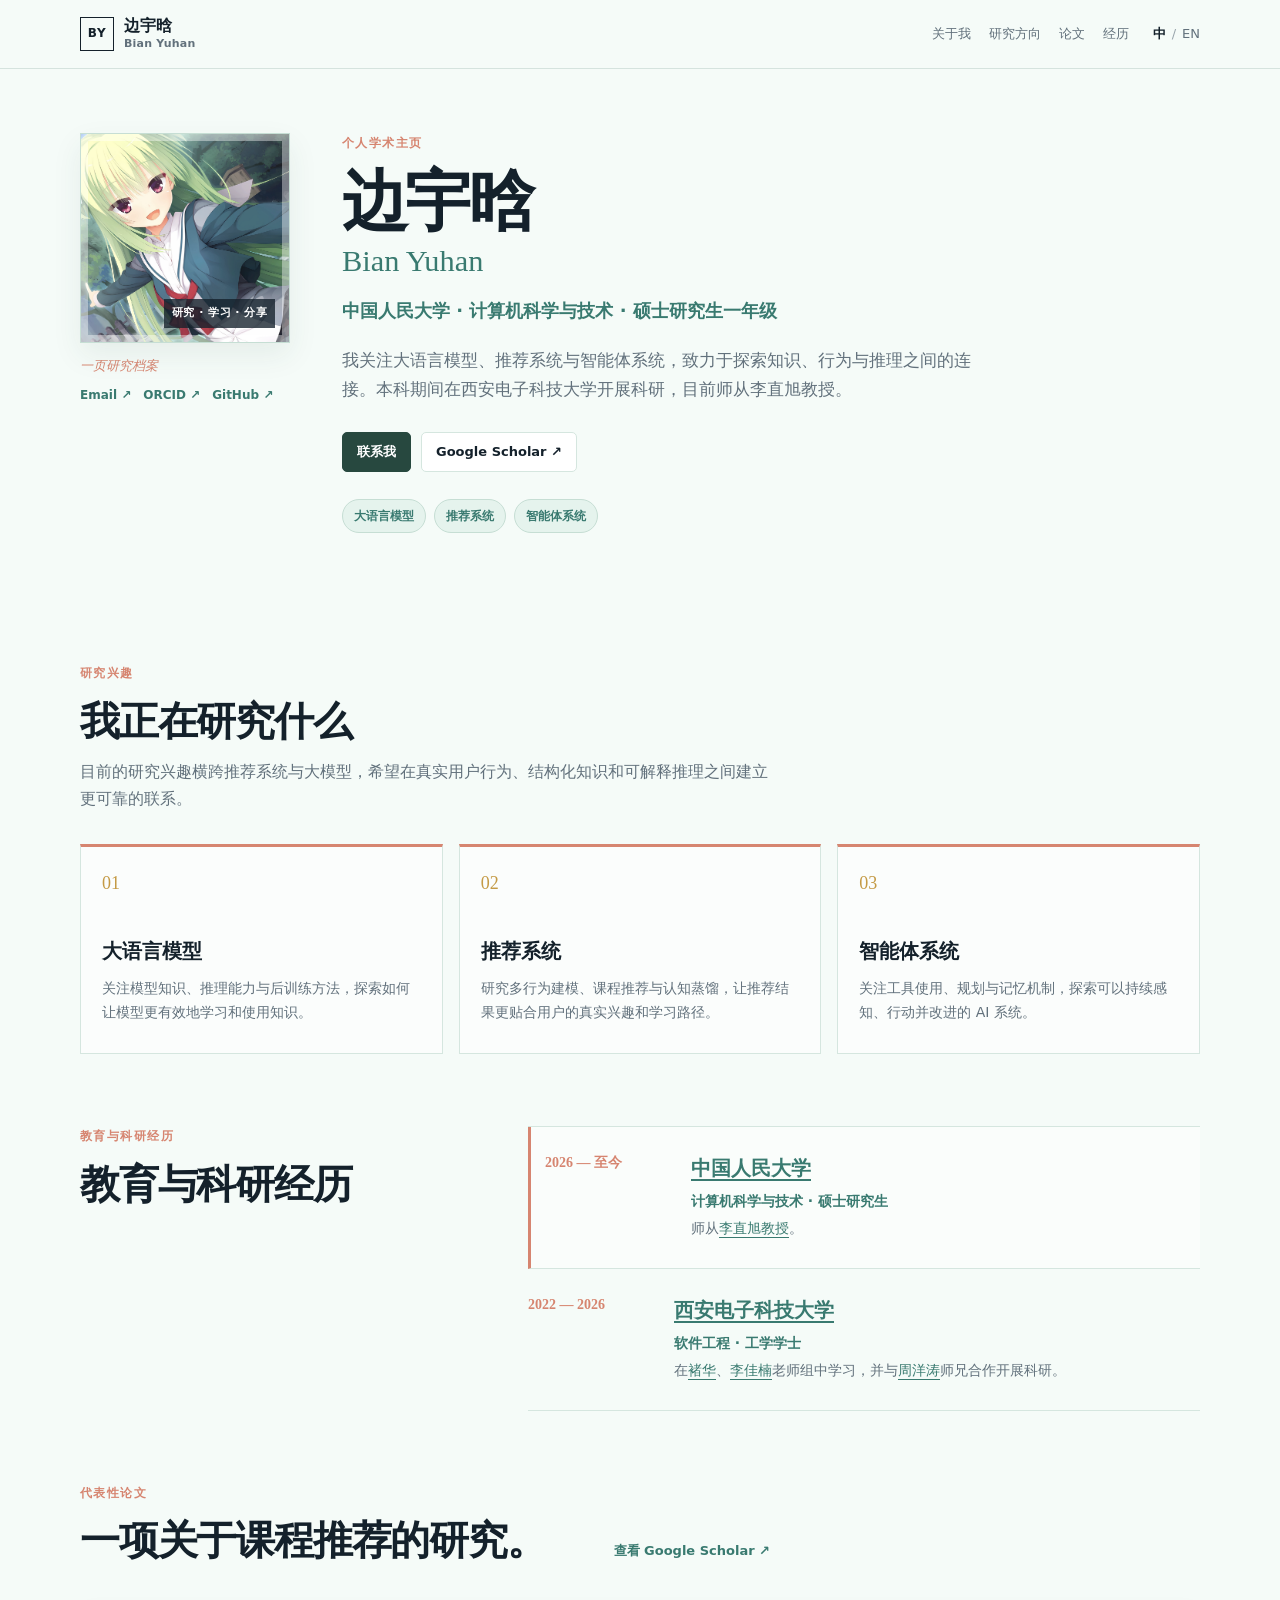
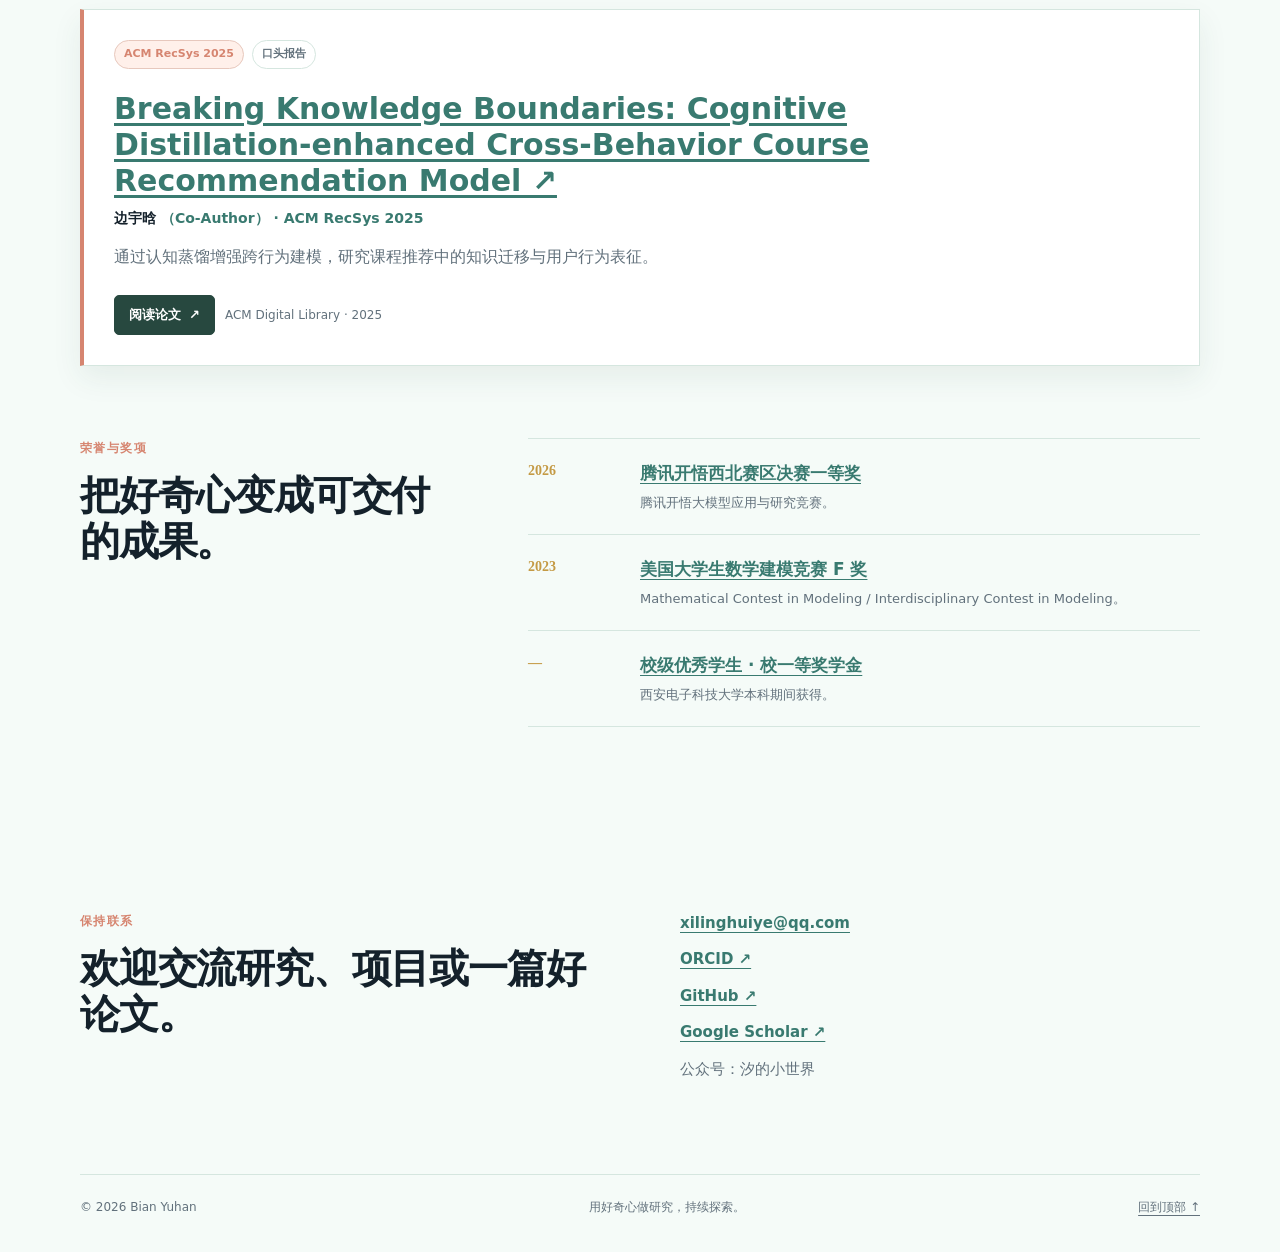
<file: index.html>
<!doctype html>
<html lang="zh-CN">
<head>
  <meta charset="utf-8">
  <meta name="viewport" content="width=device-width, initial-scale=1">
  <meta name="theme-color" content="#f5fbf8">
  <title>边宇晗 | Bian Yuhan</title>
  <meta name="description" content="边宇晗的学术个人主页：大语言模型、推荐系统与智能体研究。">
  <link rel="stylesheet" href="assets/site.css">
</head>
<body>
  <header class="site-header">
    <nav class="nav shell" aria-label="Primary navigation">
      <a class="brand" href="#top" aria-label="Bian Yuhan home"><span class="brand-mark">BY</span><span>边宇晗 <small>Bian Yuhan</small></span></a>
      <div class="nav-tools">
        <div class="nav-links" aria-label="Sections">
          <a href="#about" data-zh="关于我" data-en="About">关于我</a>
          <a href="#research" data-zh="研究方向" data-en="Research">研究方向</a>
          <a href="#publications" data-zh="论文" data-en="Publications">论文</a>
          <a href="#experience" data-zh="经历" data-en="Experience">经历</a>
        </div>
        <div class="language-switch" role="group" aria-label="Language switcher">
          <button class="language-button is-active" type="button" data-lang="zh">中</button>
          <span aria-hidden="true">/</span>
          <button class="language-button" type="button" data-lang="en">EN</button>
        </div>
      </div>
    </nav>
  </header>

  <main id="top">
    <section class="profile-hero shell" id="about">
      <aside class="profile-aside">
        <div class="profile-frame"><img src="assets/profile.jpg" alt="边宇晗的个人视觉头像" data-alt-zh="边宇晗的个人视觉头像" data-alt-en="Personal visual avatar of Bian Yuhan"><span class="frame-label" data-zh="研究 · 学习 · 分享" data-en="Research · Learn · Share">研究 · 学习 · 分享</span></div>
        <p class="aside-note" data-zh="一页研究档案" data-en="A small research archive">一页研究档案</p>
        <div class="aside-links"><a href="mailto:xilinghuiye@qq.com">Email ↗</a><a href="https://orcid.org/0009-0001-0312-8101" target="_blank" rel="noreferrer">ORCID ↗</a><a href="https://github.com/bianyh/" target="_blank" rel="noreferrer">GitHub ↗</a></div>
      </aside>
      <div class="profile-copy">
        <p class="eyebrow" data-zh="个人学术主页" data-en="Academic profile">个人学术主页</p>
        <h1><span data-zh="边宇晗" data-en="Bian Yuhan">边宇晗</span><span class="name-latin" data-zh="Bian Yuhan" data-en="边宇晗">Bian Yuhan</span></h1>
        <p class="role" data-zh="中国人民大学 · 计算机科学与技术 · 硕士研究生一年级" data-en="M.S. student in Computer Science · Renmin University of China">中国人民大学 · 计算机科学与技术 · 硕士研究生一年级</p>
        <p class="intro" data-zh="我关注大语言模型、推荐系统与智能体系统，致力于探索知识、行为与推理之间的连接。本科期间在西安电子科技大学开展科研，目前师从李直旭教授。" data-en="I study large language models, recommender systems, and agentic systems, with a focus on the connections between knowledge, behavior, and reasoning. I conducted undergraduate research at Xidian University and am currently advised by Professor Zhixu Li.">我关注大语言模型、推荐系统与智能体系统，致力于探索知识、行为与推理之间的连接。本科期间在西安电子科技大学开展科研，目前师从李直旭教授。</p>
        <div class="hero-actions"><a class="button button-primary" href="mailto:xilinghuiye@qq.com" data-zh="联系我" data-en="Get in touch">联系我</a><a class="button button-quiet" href="https://scholar.google.com/citations?user=MPz-B4EAAAAJ&hl=zh-CN" target="_blank" rel="noreferrer">Google Scholar ↗</a></div>
        <div class="research-tags"><span data-zh="大语言模型" data-en="LLMs">大语言模型</span><span data-zh="推荐系统" data-en="Recommenders">推荐系统</span><span data-zh="智能体系统" data-en="Agents">智能体系统</span></div>
      </div>
    </section>

    <section class="content shell" id="research">
      <div class="section-heading">
        <p class="eyebrow" data-zh="研究兴趣" data-en="Research interests">研究兴趣</p>
        <h2 data-zh="我正在研究什么" data-en="What I am working on">我正在研究什么</h2>
        <p data-zh="目前的研究兴趣横跨推荐系统与大模型，希望在真实用户行为、结构化知识和可解释推理之间建立更可靠的联系。" data-en="My research spans recommender systems and large language models. I am interested in reliable connections between real-world user behavior, structured knowledge, and interpretable reasoning.">目前的研究兴趣横跨推荐系统与大模型，希望在真实用户行为、结构化知识和可解释推理之间建立更可靠的联系。</p>
      </div>
      <div class="research-grid">
        <article class="research-item"><span class="item-number">01</span><h3 data-zh="大语言模型" data-en="Large Language Models">大语言模型</h3><p data-zh="关注模型知识、推理能力与后训练方法，探索如何让模型更有效地学习和使用知识。" data-en="Model knowledge, reasoning, and post-training methods, with an emphasis on how models learn and use knowledge more effectively.">关注模型知识、推理能力与后训练方法，探索如何让模型更有效地学习和使用知识。</p></article>
        <article class="research-item"><span class="item-number">02</span><h3 data-zh="推荐系统" data-en="Recommender Systems">推荐系统</h3><p data-zh="研究多行为建模、课程推荐与认知蒸馏，让推荐结果更贴合用户的真实兴趣和学习路径。" data-en="Multi-behavior modeling and course recommendation, using cognitive distillation to better reflect users' interests and learning paths.">研究多行为建模、课程推荐与认知蒸馏，让推荐结果更贴合用户的真实兴趣和学习路径。</p></article>
        <article class="research-item"><span class="item-number">03</span><h3 data-zh="智能体系统" data-en="Agentic Systems">智能体系统</h3><p data-zh="关注工具使用、规划与记忆机制，探索可以持续感知、行动并改进的 AI 系统。" data-en="Tool use, planning, and memory mechanisms for AI systems that can perceive, act, and improve over time.">关注工具使用、规划与记忆机制，探索可以持续感知、行动并改进的 AI 系统。</p></article>
      </div>
    </section>

    <section class="content shell split-section" id="experience">
      <div class="section-heading compact-heading">
        <p class="eyebrow" data-zh="教育与科研经历" data-en="Education & research">教育与科研经历</p>
        <h2 data-zh="教育与科研经历" data-en="Education & research">教育与科研经历</h2>
      </div>
      <div class="timeline">
        <article class="timeline-item current"><div class="timeline-date">2026 — <span data-zh="至今" data-en="present">至今</span></div><div><h3><a href="https://www.ruc.edu.cn/" target="_blank" rel="noreferrer" data-zh="中国人民大学" data-en="Renmin University of China">中国人民大学</a></h3><p class="timeline-role" data-zh="计算机科学与技术 · 硕士研究生" data-en="Computer Science · M.S. student">计算机科学与技术 · 硕士研究生</p><p><span data-zh="师从" data-en="Advised by ">师从</span><a href="https://demi-research.github.io/author/%E6%9D%8E%E7%9B%B4%E6%97%AD/" target="_blank" rel="noreferrer" data-zh="李直旭教授" data-en="Professor Zhixu Li">李直旭教授</a><span data-zh="。" data-en=".">。</span></p></div></article>
        <article class="timeline-item"><div class="timeline-date">2022 — 2026</div><div><h3><a href="https://www.xidian.edu.cn/" target="_blank" rel="noreferrer" data-zh="西安电子科技大学" data-en="Xidian University">西安电子科技大学</a></h3><p class="timeline-role" data-zh="软件工程 · 工学学士" data-en="Software Engineering · B.Eng.">软件工程 · 工学学士</p><p><span data-zh="在" data-en="Worked with ">在</span><a href="https://faculty.xidian.edu.cn/CH2/zh_CN/index.htm" target="_blank" rel="noreferrer" data-zh="褚华" data-en="Hua Chu">褚华</a><span data-zh="、" data-en=", ">、</span><a href="https://faculty.xidian.edu.cn/LJN1/zh_CN/index.htm" target="_blank" rel="noreferrer" data-zh="李佳楠" data-en="Jianan Li">李佳楠</a><span data-zh="老师组中学习，并与" data-en="'s groups, and conducted research with ">老师组中学习，并与</span><a href="https://faculty.xidian.edu.cn/zhouyangtao/zh_CN/index.htm" target="_blank" rel="noreferrer" data-zh="周洋涛" data-en="senior Yangtao Zhou">周洋涛</a><span data-zh="师兄合作开展科研。" data-en=".">师兄合作开展科研。</span></p></div></article>
      </div>
    </section>

    <section class="content shell" id="publications">
      <div class="section-heading row-heading"><div><p class="eyebrow" data-zh="代表性论文" data-en="Selected publication">代表性论文</p><h2 data-zh="一项关于课程推荐的研究。" data-en="A study on course recommendation.">一项关于课程推荐的研究。</h2></div><a class="text-link" href="https://scholar.google.com/citations?user=MPz-B4EAAAAJ&hl=zh-CN" target="_blank" rel="noreferrer" data-zh="查看 Google Scholar ↗" data-en="View Google Scholar ↗">查看 Google Scholar ↗</a></div>
      <article class="publication-card">
        <div class="publication-meta"><span class="pill pill-accent">ACM RecSys 2025</span><span class="pill" data-zh="口头报告" data-en="Oral presentation">口头报告</span></div>
        <h3><a href="https://dl.acm.org/doi/10.1145/3705328.3748083" target="_blank" rel="noreferrer">Breaking Knowledge Boundaries: Cognitive Distillation-enhanced Cross-Behavior Course Recommendation Model ↗</a></h3>
        <p class="authors"><strong data-zh="边宇晗" data-en="Bian Yuhan">边宇晗</strong> <span data-zh="（Co-Author）" data-en="(Co-Author)">（Co-Author）</span> · ACM RecSys 2025</p>
        <p data-zh="通过认知蒸馏增强跨行为建模，研究课程推荐中的知识迁移与用户行为表征。" data-en="A cognitive distillation-enhanced cross-behavior model for knowledge transfer and user behavior representation in course recommendation.">通过认知蒸馏增强跨行为建模，研究课程推荐中的知识迁移与用户行为表征。</p>
        <div class="publication-actions"><a class="button button-primary" href="https://dl.acm.org/doi/10.1145/3705328.3748083" target="_blank" rel="noreferrer" data-zh="阅读论文" data-en="Read paper">阅读论文 <span aria-hidden="true">↗</span></a><span class="publication-note" data-zh="ACM Digital Library · 2025" data-en="ACM Digital Library · 2025">ACM Digital Library · 2025</span></div>
      </article>
    </section>

    <section class="content shell split-section awards-section" id="awards">
      <div class="section-heading compact-heading"><p class="eyebrow" data-zh="荣誉与奖项" data-en="Honors & awards">荣誉与奖项</p><h2 data-zh="把好奇心变成可交付的成果。" data-en="Turning curiosity into work that ships.">把好奇心变成可交付的成果。</h2></div>
      <div class="award-list">
        <article class="award-item"><span class="award-year">2026</span><div><h3><a href="https://ai.tencent.com/" target="_blank" rel="noreferrer" data-zh="腾讯开悟西北赛区决赛一等奖" data-en="First Prize · Tencent Kaiwu Northwest Regional Final">腾讯开悟西北赛区决赛一等奖</a></h3><p data-zh="腾讯开悟大模型应用与研究竞赛。" data-en="Tencent Kaiwu competition on large-model applications and research.">腾讯开悟大模型应用与研究竞赛。</p></div></article>
        <article class="award-item"><span class="award-year">2023</span><div><h3><a href="https://www.comap.com/contests/mcm-icm/" target="_blank" rel="noreferrer" data-zh="美国大学生数学建模竞赛 F 奖" data-en="Finalist Award · MCM/ICM 2023">美国大学生数学建模竞赛 F 奖</a></h3><p data-zh="Mathematical Contest in Modeling / Interdisciplinary Contest in Modeling。" data-en="Mathematical Contest in Modeling / Interdisciplinary Contest in Modeling.">Mathematical Contest in Modeling / Interdisciplinary Contest in Modeling。</p></div></article>
        <article class="award-item"><span class="award-year">—</span><div><h3><a href="https://www.xidian.edu.cn/" target="_blank" rel="noreferrer" data-zh="校级优秀学生 · 校一等奖学金" data-en="Outstanding Student · First-class University Scholarship">校级优秀学生 · 校一等奖学金</a></h3><p data-zh="西安电子科技大学本科期间获得。" data-en="Awarded during undergraduate study at Xidian University.">西安电子科技大学本科期间获得。</p></div></article>
      </div>
    </section>

    <section class="contact shell" id="contact">
      <div><p class="eyebrow" data-zh="保持联系" data-en="Contact">保持联系</p><h2 data-zh="欢迎交流研究、项目或一篇好论文。" data-en="Open to research conversations, projects, and good papers.">欢迎交流研究、项目或一篇好论文。</h2></div>
      <div class="contact-links"><a href="mailto:xilinghuiye@qq.com">xilinghuiye@qq.com</a><a href="https://orcid.org/0009-0001-0312-8101" target="_blank" rel="noreferrer">ORCID ↗</a><a href="https://github.com/bianyh/" target="_blank" rel="noreferrer">GitHub ↗</a><a href="https://scholar.google.com/citations?user=MPz-B4EAAAAJ&hl=zh-CN" target="_blank" rel="noreferrer">Google Scholar ↗</a><span data-zh="公众号：汐的小世界" data-en="WeChat: 汐的小世界">公众号：汐的小世界</span></div>
    </section>
  </main>

  <footer class="footer shell"><span>© 2026 Bian Yuhan</span><span data-zh="用好奇心做研究，持续探索。" data-en="Research with curiosity, always exploring.">用好奇心做研究，持续探索。</span><a href="#top" data-zh="回到顶部 ↑" data-en="Back to top ↑">回到顶部 ↑</a></footer>
  <script src="assets/site.js"></script>
</body>
</html>
</file>
<file: assets/site.css>
:root {
  --paper: #f5fbf8;
  --surface: #ffffff;
  --ink: #14212b;
  --muted: #62717c;
  --line: #d5e6df;
  --blue: #397a70;
  --blue-soft: #e5f3ed;
  --coral: #d68570;
  --coral-soft: #fff0ea;
  --gold: #c49a45;
  --dark: #27483f;
  --shadow: 0 12px 28px rgba(40, 80, 66, .08);
}
* { box-sizing: border-box; }
html { scroll-behavior: smooth; }
body {
  margin: 0;
  color: var(--ink);
  background: var(--paper);
  overflow-x: hidden;
  font-family: Inter, ui-sans-serif, system-ui, -apple-system, BlinkMacSystemFont, "Segoe UI", "Noto Sans SC", sans-serif;
  font-size: 16px;
  line-height: 1.7;
}
a { color: var(--blue); text-underline-offset: 4px; }
a:hover { color: var(--coral); }
.shell { width: min(1120px, calc(100% - 44px)); margin-inline: auto; }
.site-header { position: sticky; top: 0; z-index: 20; border-bottom: 1px solid rgba(49, 105, 91, .16); background: rgba(245, 251, 248, .94); backdrop-filter: blur(14px); }
.nav { min-height: 68px; display: flex; align-items: center; justify-content: space-between; gap: 20px; }
.brand { display: inline-flex; align-items: center; gap: 10px; color: var(--ink); text-decoration: none; font-weight: 800; line-height: 1.15; }
.brand small { display: block; margin-top: 3px; color: var(--muted); font-size: 11px; font-weight: 600; letter-spacing: .02em; }
.brand-mark { display: grid; place-items: center; width: 34px; height: 34px; border: 1px solid var(--ink); color: var(--ink); font-size: 12px; letter-spacing: .05em; }
.nav-tools, .nav-links, .language-switch { display: flex; align-items: center; }
.nav-tools { gap: 24px; }
.nav-links { gap: 18px; }
.nav-links a { color: var(--muted); font-size: 13px; text-decoration: none; }
.nav-links a:hover { color: var(--ink); }
.language-switch { gap: 6px; color: #9aa6ad; font-size: 13px; }
.language-button { border: 0; padding: 3px 0; color: var(--muted); background: transparent; cursor: pointer; font: inherit; }
.language-button.is-active { color: var(--ink); font-weight: 800; }
.profile-hero { display: grid; grid-template-columns: 210px minmax(0, 1fr); gap: 52px; align-items: center; padding-top: 64px; padding-bottom: 58px; }
.profile-aside { align-self: start; }
.profile-copy { min-width: 0; }
.eyebrow { margin: 0 0 15px; color: var(--coral); font-size: 12px; font-weight: 800; letter-spacing: .12em; text-transform: uppercase; }
h1, h2, h3, p { margin-top: 0; }
h1 { max-width: 700px; margin-bottom: 18px; font-size: clamp(42px, 6vw, 66px); line-height: 1.03; letter-spacing: -.04em; }
.name-latin { display: block; margin-top: 10px; color: var(--blue); font-family: Georgia, "Times New Roman", serif; font-size: .46em; font-weight: 500; letter-spacing: 0; }
.role { max-width: 600px; margin-bottom: 20px; color: var(--blue); font-size: 18px; font-weight: 750; }
.intro { max-width: 650px; margin-bottom: 28px; color: var(--muted); font-size: 17px; }
.hero-actions, .publication-actions { display: flex; flex-wrap: wrap; align-items: center; gap: 10px; }
.button { display: inline-flex; align-items: center; justify-content: center; gap: 8px; min-height: 40px; padding: 8px 14px; border: 1px solid var(--line); border-radius: 5px; font-size: 13px; font-weight: 800; text-decoration: none; transition: transform .18s ease, box-shadow .18s ease, background .18s ease; }
.button:hover { color: inherit; transform: translateY(-2px); box-shadow: 0 8px 18px rgba(20, 33, 43, .1); }
.button-primary { border-color: var(--dark); color: #fff; background: var(--dark); }
.button-primary:hover, .button-dark:hover { color: #fff; background: #244957; }
.button-quiet { color: var(--ink); background: var(--surface); }
.button-dark { border-color: var(--dark); color: #fff; background: var(--dark); white-space: nowrap; }
.hero-copy, .hero-visual, .profile-hero > *, .split-section > *, .contact > * { min-width: 0; }
.profile-frame { position: relative; aspect-ratio: 1 / 1; overflow: hidden; border: 1px solid #c6ded4; background: #dceee7; box-shadow: var(--shadow); }
.profile-frame::after { position: absolute; inset: 0; border: 7px solid rgba(255,255,255,.4); content: ""; pointer-events: none; }
.profile-frame img { width: 100%; height: 100%; display: block; object-fit: cover; object-position: 35% center; filter: saturate(.9); }
.frame-label { position: absolute; right: 14px; bottom: 14px; z-index: 1; padding: 5px 8px; color: #fff; background: rgba(20, 33, 43, .78); font-size: 11px; font-weight: 750; letter-spacing: .04em; }
.aside-note { margin: 12px 0 8px; color: var(--coral); font-family: Georgia, serif; font-size: 13px; font-style: italic; }
.aside-links { display: flex; flex-wrap: wrap; gap: 7px 12px; font-size: 12px; font-weight: 750; }
.aside-links a { color: var(--blue); text-decoration: none; }
.research-tags { display: flex; flex-wrap: wrap; gap: 8px; margin-top: 27px; }
.research-tags span { padding: 6px 11px; border: 1px solid #c6ded4; border-radius: 999px; color: var(--blue); background: var(--blue-soft); font-size: 12px; font-weight: 800; }
.quick-facts { display: grid; grid-template-columns: repeat(3, 1fr); gap: 1px; margin-top: 12px; border: 1px solid var(--line); background: var(--line); }
.quick-facts > div { min-width: 0; padding: 12px 10px; background: var(--surface); }
.fact-label { display: block; margin-bottom: 4px; color: var(--muted); font-size: 11px; }
.quick-facts strong { display: block; overflow-wrap: anywhere; font-size: 12px; line-height: 1.35; }
.signal-bar { display: none; }
.signal-bar > div { min-height: 84px; display: flex; flex-direction: column; justify-content: center; padding: 16px 18px; border-right: 1px solid var(--line); }
.signal-bar > div:last-child { border-right: 0; }
.signal-bar strong { color: var(--blue); font-family: Georgia, serif; font-size: 24px; line-height: 1.1; }
.signal-bar span { margin-top: 4px; color: var(--muted); font-size: 12px; }
.content { padding-top: 72px; }
.section-heading { max-width: 690px; margin-bottom: 32px; }
.section-heading h2, .notes-band h2, .contact h2 { margin-bottom: 14px; font-size: clamp(27px, 4vw, 40px); line-height: 1.13; letter-spacing: -.03em; }
.section-heading > p:last-child, .notes-band p:last-child { margin-bottom: 0; color: var(--muted); }
.research-grid { display: grid; grid-template-columns: repeat(3, 1fr); gap: 16px; }
.research-item { min-height: 210px; padding: 21px; border: 1px solid var(--line); border-top: 3px solid var(--coral); background: rgba(255,255,255,.68); box-shadow: none; }
.item-number { display: block; margin-bottom: 35px; color: var(--gold); font-family: Georgia, serif; font-size: 18px; }
.research-item h3 { margin-bottom: 9px; font-size: 20px; }
.research-item p { margin-bottom: 0; color: var(--muted); font-size: 14px; }
.split-section { display: grid; grid-template-columns: .72fr 1.28fr; gap: 70px; align-items: start; }
.compact-heading { margin-bottom: 0; }
.timeline { border-top: 1px solid var(--line); }
.timeline-item { display: grid; grid-template-columns: 120px 1fr; gap: 26px; padding: 24px 0; border-bottom: 1px solid var(--line); }
.timeline-item.current { border-left: 3px solid var(--coral); padding-left: 14px; background: rgba(255,255,255,.42); }
.timeline-date { color: var(--coral); font-family: Georgia, serif; font-size: 14px; font-weight: 700; }
.timeline-item h3 { margin-bottom: 5px; font-size: 20px; }
.timeline-item p { margin-bottom: 3px; color: var(--muted); font-size: 14px; }
.timeline-item .timeline-role { color: var(--blue); font-weight: 750; }
.row-heading { display: flex; justify-content: space-between; align-items: end; gap: 20px; }
.text-link { padding-bottom: 15px; font-size: 13px; font-weight: 800; text-decoration: none; white-space: nowrap; }
.publication-card { padding: 30px; border: 1px solid var(--line); border-left: 4px solid var(--coral); background: var(--surface); box-shadow: var(--shadow); }
.publication-meta { display: flex; flex-wrap: wrap; gap: 8px; margin-bottom: 22px; }
.pill { display: inline-flex; align-items: center; min-height: 27px; padding: 4px 9px; border: 1px solid var(--line); border-radius: 999px; color: var(--muted); font-size: 11px; font-weight: 800; }
.pill-accent { border-color: #e7c8bd; color: var(--coral); background: var(--coral-soft); }
.publication-card h3 { max-width: 840px; margin-bottom: 8px; font-size: clamp(21px, 3vw, 30px); line-height: 1.2; }
.authors { margin-bottom: 12px; color: var(--blue); font-size: 14px; font-weight: 750; }
.authors strong { color: var(--ink); }
.publication-card > p:not(.authors) { max-width: 760px; margin-bottom: 25px; color: var(--muted); }
.publication-note { color: var(--muted); font-size: 12px; }
.awards-section { padding-bottom: 92px; }
.award-list { border-top: 1px solid var(--line); }
.award-item { display: grid; grid-template-columns: 90px 1fr; gap: 22px; padding: 20px 0; border-bottom: 1px solid var(--line); }
.award-year { color: var(--gold); font-family: Georgia, serif; font-size: 14px; font-weight: 700; }
.award-item h3 { margin-bottom: 4px; font-size: 17px; }
.award-item p { margin-bottom: 0; color: var(--muted); font-size: 13px; }
.notes-band { display: flex; justify-content: space-between; align-items: end; gap: 40px; padding-top: 36px; padding-bottom: 36px; border-top: 1px solid var(--line); border-bottom: 1px solid var(--line); }
.notes-band h2 { max-width: 640px; margin-bottom: 10px; }
.notes-band p { max-width: 650px; }
.contact { display: grid; grid-template-columns: 1fr 1fr; gap: 80px; padding-top: 92px; padding-bottom: 92px; }
.contact-links { display: grid; align-content: center; gap: 11px; font-size: 15px; }
.contact-links a { width: fit-content; font-weight: 750; }
.contact-links span { color: var(--muted); }
.footer { display: flex; justify-content: space-between; gap: 18px; padding-top: 22px; padding-bottom: 34px; border-top: 1px solid var(--line); color: var(--muted); font-size: 12px; }
.footer a { color: var(--muted); }
@media (max-width: 850px) {
  .nav { align-items: flex-start; padding-top: 14px; padding-bottom: 14px; }
  .nav-tools { align-items: flex-end; flex-direction: column; gap: 8px; }
  .nav-links { gap: 12px; }
  .profile-hero, .split-section, .contact { grid-template-columns: 1fr; gap: 32px; }
  .profile-hero { padding-top: 52px; padding-bottom: 46px; }
  .profile-aside { width: min(100%, 210px); }
  .hero-visual { width: min(100%, 480px); }
  .content { padding-top: 68px; }
  .research-grid { grid-template-columns: 1fr; }
  .research-item { min-height: auto; }
  .item-number { margin-bottom: 24px; }
  .split-section { gap: 28px; }
  .awards-section { padding-bottom: 68px; }
  .notes-band { align-items: start; flex-direction: column; gap: 24px; }
  .contact { padding-top: 68px; padding-bottom: 68px; }
}
@media (max-width: 620px) {
  .shell { width: min(100% - 30px, 1120px); }
  .nav { display: block; }
  .nav-tools { position: relative; align-items: flex-start; margin-top: 13px; }
  .nav-links { width: 100%; justify-content: space-between; gap: 7px; }
  .nav-links a { font-size: 12px; }
  .language-switch { position: absolute; top: -45px; right: 0; }
  h1 { font-size: 49px; }
  .role { font-size: 16px; overflow-wrap: anywhere; }
  .intro { font-size: 15px; overflow-wrap: anywhere; }
  .signal-bar { grid-template-columns: repeat(2, 1fr); }
  .signal-bar > div:nth-child(2) { border-right: 0; }
  .signal-bar > div:nth-child(-n+2) { border-bottom: 1px solid var(--line); }
  .signal-bar > div { min-height: 76px; padding: 12px; }
  .row-heading { align-items: start; flex-direction: column; gap: 0; }
  .text-link { padding-bottom: 0; }
  .publication-card { padding: 21px; }
  .publication-card h3 { font-size: 22px; }
  .timeline-item { grid-template-columns: 1fr; gap: 6px; }
  .award-item { grid-template-columns: 60px 1fr; gap: 12px; }
  .footer { align-items: flex-start; flex-direction: column; }
}

/* The reading pages share this stylesheet with the profile homepage. */
.paper-page { --paper: #f6f3ed; --surface: #fffdf8; --ink: #1d252c; --muted: #66717a; --line: #d9d2c5; --teal: #087f8c; --blue: #2f5d9b; --amber: #b46a2c; background: var(--paper); color: var(--ink); }
.paper-page .site-header { background: rgba(255, 253, 248, .92); }
.paper-page .nav { max-width: 1180px; margin: 0 auto; padding: 12px 22px; display: flex; flex-direction: row; align-items: center; }
.paper-page .brand { color: var(--ink); }
.paper-page .nav-links { width: auto; justify-content: initial; }
.paper-page .nav-links a { color: var(--muted); }
.paper-page .hero { width: auto; max-width: 1180px; margin: 0 auto; padding: 52px 22px 26px; display: grid; grid-template-columns: 1.35fr .65fr; gap: 28px; align-items: start; }
.paper-page .kicker { margin: 0 0 12px; color: var(--teal); font-weight: 800; letter-spacing: 0; }
.paper-page h1 { max-width: 980px; margin: 0; font-size: 42px; line-height: 1.12; letter-spacing: 0; }
.paper-page .subtitle { margin: 18px 0 0; color: #44505a; font-size: 18px; max-width: 900px; }
.paper-page .meta-panel, .paper-page .toc-panel, .paper-page .note-card, .paper-page .reading-card, .paper-page .visual-card, .paper-page .paper-section { background: var(--surface); border: 1px solid var(--line); border-radius: 8px; box-shadow: 0 14px 38px rgba(29, 37, 44, .08); }
.paper-page .meta-panel { padding: 20px; }
.paper-page .meta-grid { display: grid; gap: 12px; margin: 0; }
.paper-page .meta-grid div { display: grid; gap: 2px; }
.paper-page .meta-grid dt { color: var(--muted); font-size: 13px; }
.paper-page .meta-grid dd { margin: 0; font-weight: 700; }
.paper-page .buttons { display: flex; flex-wrap: wrap; gap: 10px; margin-top: 18px; }
.paper-page .button { min-height: 38px; padding: 8px 12px; border-radius: 6px; border: 1px solid var(--ink); color: var(--ink); background: #fff; }
.paper-page .button.primary { color: #fff; background: var(--ink); }
.paper-page .content { width: auto; max-width: 1180px; margin: 0 auto; padding: 18px 22px 80px; }
.paper-page .band { margin-top: 22px; padding: 28px 0; border-top: 1px solid rgba(29, 37, 44, .1); }
.paper-page .section-title { display: flex; justify-content: space-between; gap: 18px; align-items: end; margin-bottom: 14px; }
.paper-page h2 { margin: 0 0 12px; font-size: 26px; line-height: 1.25; letter-spacing: 0; }
.paper-page h3 { margin: 0 0 10px; font-size: 18px; line-height: 1.32; letter-spacing: 0; }
.paper-page .grid { display: grid; grid-template-columns: repeat(3, minmax(0, 1fr)); gap: 14px; }
.paper-page .note-card { padding: 18px; }
.paper-page .note-card p { margin: 8px 0 0; }
.paper-page .explain-line { color: #45535d; border-left: 3px solid var(--teal); padding-left: 10px; }
.paper-page .visual-list { display: grid; gap: 16px; }
.paper-page .visual-card { display: grid; grid-template-columns: 1.05fr .95fr; gap: 18px; padding: 16px; }
.paper-page .visual-media { display: grid; grid-template-columns: repeat(auto-fit, minmax(220px, 1fr)); gap: 10px; align-items: start; }
.paper-page .visual-media img { width: 100%; height: auto; border-radius: 6px; border: 1px solid var(--line); background: #fff; }
.paper-page .visual-copy { align-self: center; }
.paper-page .inline-visual { margin: 12px 0 16px; box-shadow: none; border-color: rgba(8, 127, 140, .28); background: #fbfffd; }
.paper-page .inline-visual .visual-media img { max-height: 560px; object-fit: contain; }
.paper-page .eyebrow { margin: 0 0 6px; color: var(--amber); font-size: 12px; font-weight: 850; text-transform: uppercase; letter-spacing: 0; }
.paper-page .original { color: #4b5964; }
.paper-page .toc-panel { padding: 18px; margin-bottom: 18px; }
.paper-page .toc-panel ul { columns: 2; padding-left: 20px; margin: 10px 0 0; }
.paper-page .paper-section { margin: 14px 0; overflow: hidden; }
.paper-page .paper-section summary { cursor: pointer; list-style: none; padding: 16px 18px; display: flex; gap: 12px; align-items: center; border-bottom: 1px solid var(--line); font-weight: 850; font-size: 18px; }
.paper-page .paper-section summary::-webkit-details-marker { display: none; }
.paper-page .section-level { display: inline-flex; align-items: center; justify-content: center; width: 34px; height: 26px; border-radius: 6px; background: #e9f2f3; color: var(--teal); font-size: 12px; }
.paper-page .section-intro { margin: 0; padding: 14px 18px; color: #44505a; background: #f7faf9; border-bottom: 1px solid var(--line); }
.paper-page .section-body { padding: 12px; }
.paper-page .reading-card { position: relative; padding: 16px; margin: 12px 0; }
.paper-page .card-index { position: absolute; top: 12px; right: 14px; color: var(--muted); font-size: 12px; font-weight: 800; }
.paper-page .triple { display: grid; grid-template-columns: 1fr 1fr 1fr; gap: 14px; }
.paper-page .triple section { min-width: 0; padding-right: 10px; border-right: 1px solid rgba(29, 37, 44, .1); }
.paper-page .triple section:last-child { border-right: 0; }
.paper-page .triple h4 { margin: 0 0 8px; color: var(--teal); font-size: 13px; letter-spacing: 0; }
.paper-page .triple p, .paper-page .triple ul { margin: 0; }
.paper-page .triple ul { padding-left: 18px; }
.paper-page .math-block { overflow-x: auto; padding: 10px; background: #f3f5f6; border-radius: 6px; }
.paper-page .footer { max-width: 1180px; margin: 0 auto; padding: 24px 22px 46px; border-top: 1px solid var(--line); color: var(--muted); }
@media (max-width: 900px) {
  .paper-page .hero, .paper-page .visual-card, .paper-page .triple { grid-template-columns: 1fr; }
  .paper-page .grid { grid-template-columns: 1fr; }
  .paper-page .toc-panel ul { columns: 1; }
  .paper-page h1 { font-size: 32px; }
  .paper-page .triple section { border-right: 0; border-bottom: 1px solid rgba(29, 37, 44, .1); padding: 0 0 12px; }
  .paper-page .triple section:last-child { border-bottom: 0; padding-bottom: 0; }
  .paper-page .nav { align-items: flex-start; flex-direction: column; }
}
</file>
